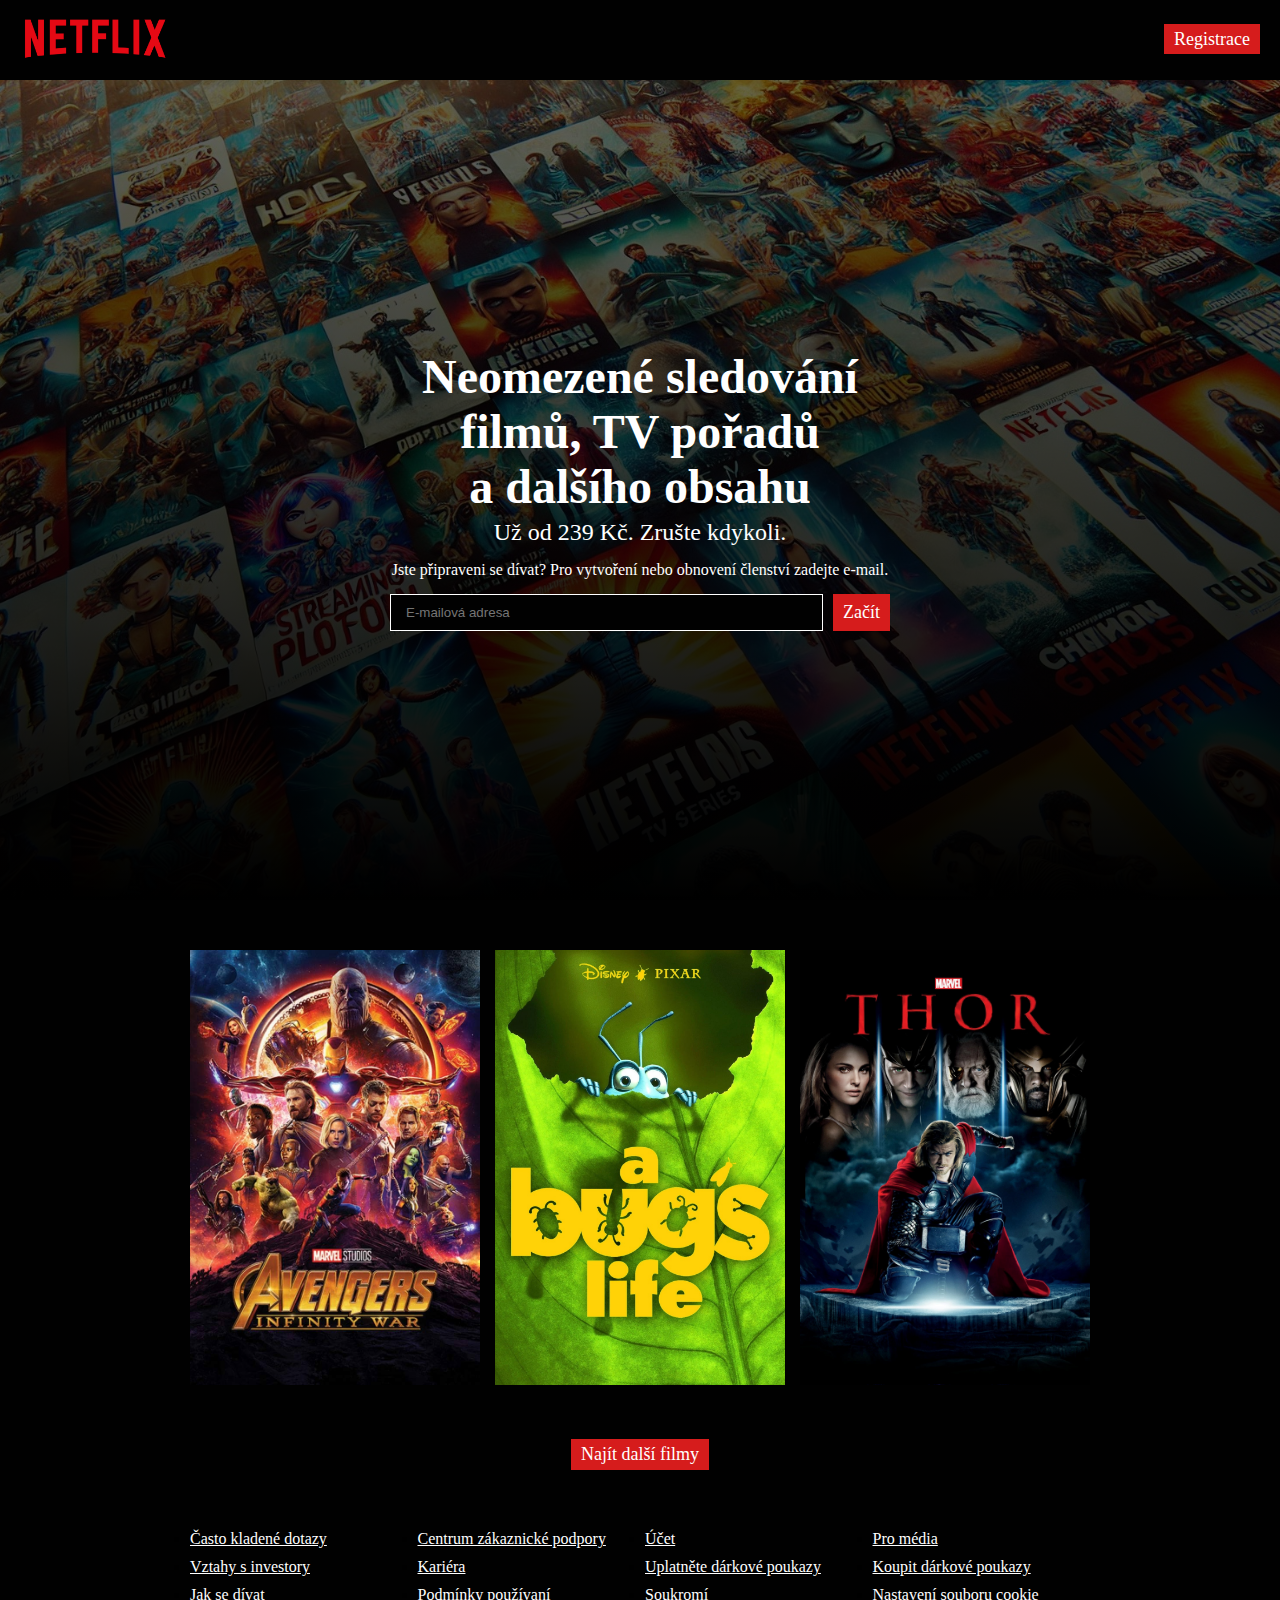
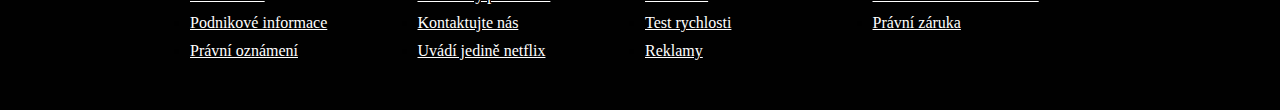
<file: index.html>
<!DOCTYPE html>
<html lang="cs">
  <head>
    <meta charset="UTF-8" />
    <meta name="viewport" content="width=device-width, initial-scale=1.0" />
    <link
      rel="stylesheet"
      href="https://cdnjs.cloudflare.com/ajax/libs/font-awesome/6.7.2/css/all.min.css"
    />
    <link rel="stylesheet" href="style.css" />
    <link rel="stylesheet" href="query.css" />
    <title>Netflix</title>
  </head>
  <body>
    <!-- NAV SECTION -->

    <nav class="navigation">
      <div class="navigation-wrapper">
        <div class="logo-wrapper">
          <img class="logo" src="images/netflix-logo.png" alt="Logo netflixu" />
        </div>
        <div class="menu-button">
          <a href="signin.html" class="button">Registrace</a>
        </div>
      </div>
    </nav>

    <!-- HERO SECTION -->

    <section class="hero" id="hero">
      <div class="hero-box">
        <div class="hero-text">
          <h1>Neomezené sledování filmů, TV pořadů a&nbsp;dalšího obsahu</h1>
          <h2>Už od 239 Kč. Zrušte kdykoli.</h2>
          <p>
            Jste připraveni se dívat? Pro vytvoření nebo obnovení členství
            zadejte e-mail.
          </p>
        </div>
        <div class="hero-buttons">
          <form>
            <input
              type="text"
              placeholder="E-mailová adresa"
              class="input-content"
            />
            <input type="submit" value="Začít" class="button" />
          </form>
        </div>
      </div>
    </section>

    <!-- INFO SECTION -->

    <section class="info">
      <div class="img-box">
        <div class="img-item">
          <img src="images/avengers.jpg" alt="Úvodní plakát k filmu Avengers" />
        </div>
        <div class="img-item">
          <img
            src="images/bugs-life.jpeg"
            alt="Úvodní plakát k filmu Život brouka"
          />
        </div>
        <div class="img-item">
          <img src="images/thor.jpeg" alt="Úvodní plakát k filmu Thor" />
        </div>
      </div>
      <div class="button-wrapper">
        <a href="movies.html" class="button">Najít další filmy </a>
      </div>
    </section>

    <!--  SCROLL TOP -->

    <a class="scroll-to-top" id="scroll-to-top">
      <i class="fa-regular fa-circle-up"></i
    ></a>

    <!-- FOOTER SECTION -->

    <footer class="footer">
      <div class="footer-wrapper">
        <ul class="footer-list">
          <li class="footer-item"><a href="#">Často kladené dotazy</a></li>
          <li class="footer-item">
            <a href="#">Centrum zákaznické podpory</a>
          </li>
          <li class="footer-item"><a href="#">Účet</a></li>
          <li class="footer-item"><a href="#">Pro média</a></li>
          <li class="footer-item"><a href="#">Vztahy s investory</a></li>
          <li class="footer-item"><a href="#">Kariéra</a></li>
          <li class="footer-item"><a href="#">Uplatněte dárkové poukazy</a></li>
          <li class="footer-item"><a href="#">Koupit dárkové poukazy</a></li>
          <li class="footer-item"><a href="#">Jak se dívat</a></li>
          <li class="footer-item"><a href="#">Podmínky používaní</a></li>
          <li class="footer-item"><a href="#">Soukromí</a></li>
          <li class="footer-item"><a href="#">Nastavení souboru cookie</a></li>
          <li class="footer-item"><a href="#">Podnikové informace</a></li>
          <li class="footer-item"><a href="#">Kontaktujte nás</a></li>
          <li class="footer-item"><a href="#">Test rychlosti</a></li>
          <li class="footer-item"><a href="#">Právní záruka</a></li>
          <li class="footer-item"><a href="#">Právní oznámení</a></li>
          <li class="footer-item"><a href="#">Uvádí jedině netflix</a></li>
          <li class="footer-item"><a href="#">Reklamy</a></li>
        </ul>
      </div>
    </footer>
    <script src="script.js" defer></script>
  </body>
</html>
</file>
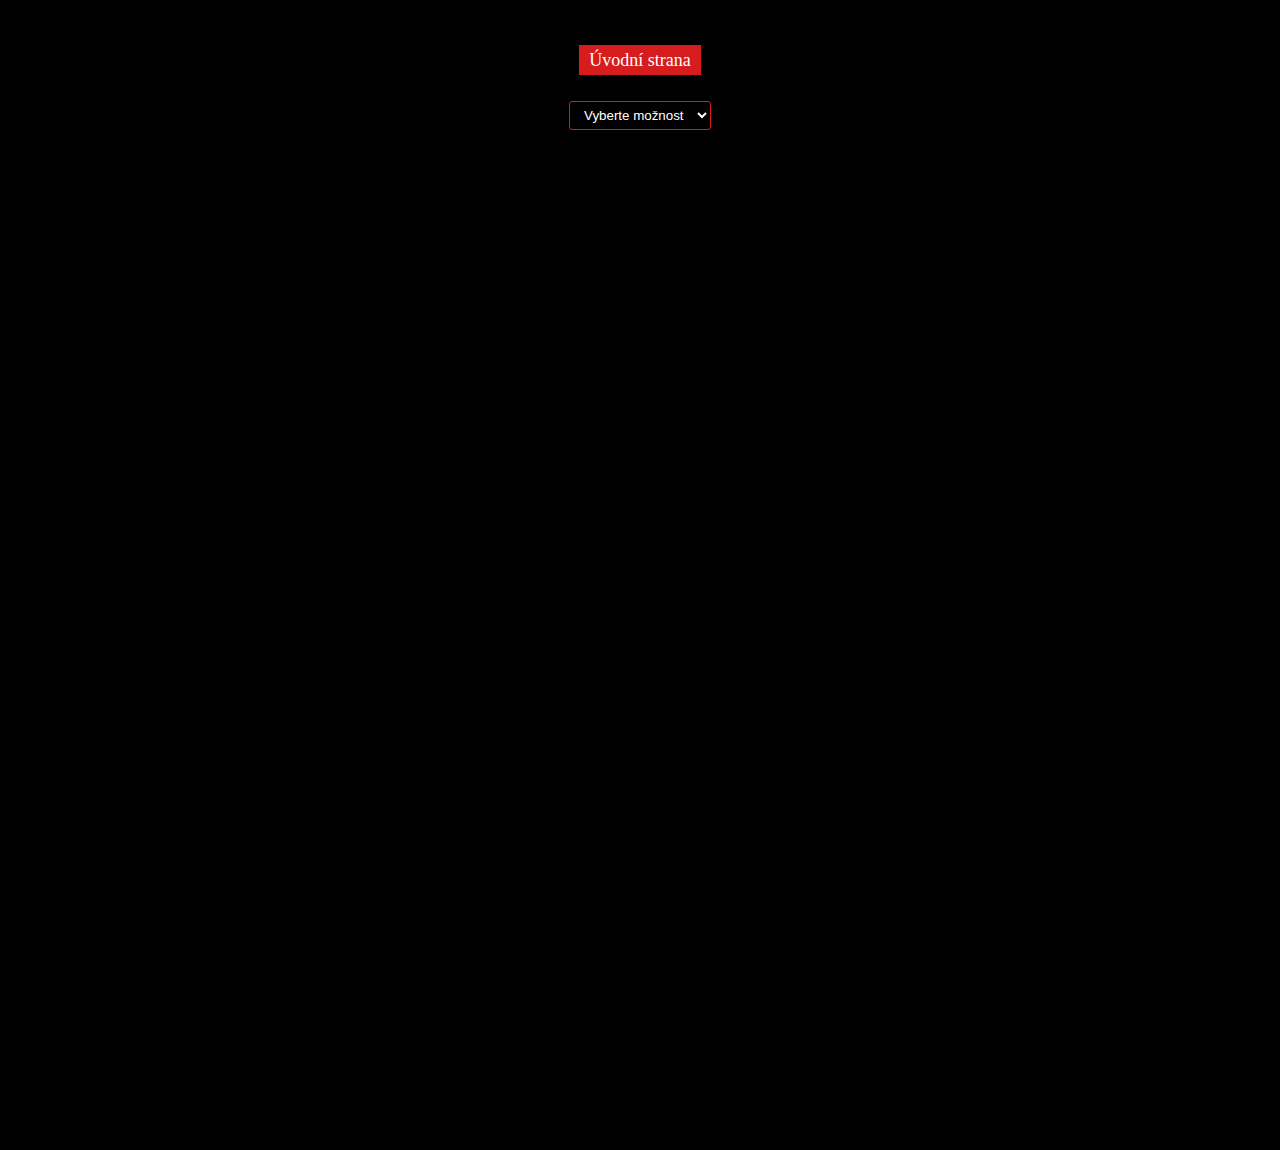
<file: movies.html>
<!DOCTYPE html>
<html lang="cs">
  <head>
    <meta charset="UTF-8" />
    <meta name="viewport" content="width=device-width, initial-scale=1.0" />
    <link rel="stylesheet" href="style.css" />
    <link rel="stylesheet" href="query.css" />
    <title>Movies</title>
  </head>
  <body>
    <!-- CHOOSE BUTTON SECTION -->

    <section class="choose-button">
      <div class="movies-buttons">
        <div class="movies-button">
          <a href="index.html" class="button">Úvodní strana</a>
        </div>
        <div class="roller-button">
          <select name="roller" id="roller">
            <option value="" disabled selected>Vyberte možnost</option>
            <option value="girl">Girl</option>
            <option value="boy">Boy</option>
            <option value="avengers">Avengers</option>
            <option value="horor">Horor</option>
          </select>
        </div>
      </div>
    </section>

    <!-- MOVIES SECTION -->

    <section class="movies"></section>

    <script src="script-api.js"></script>
  </body>
</html>
</file>
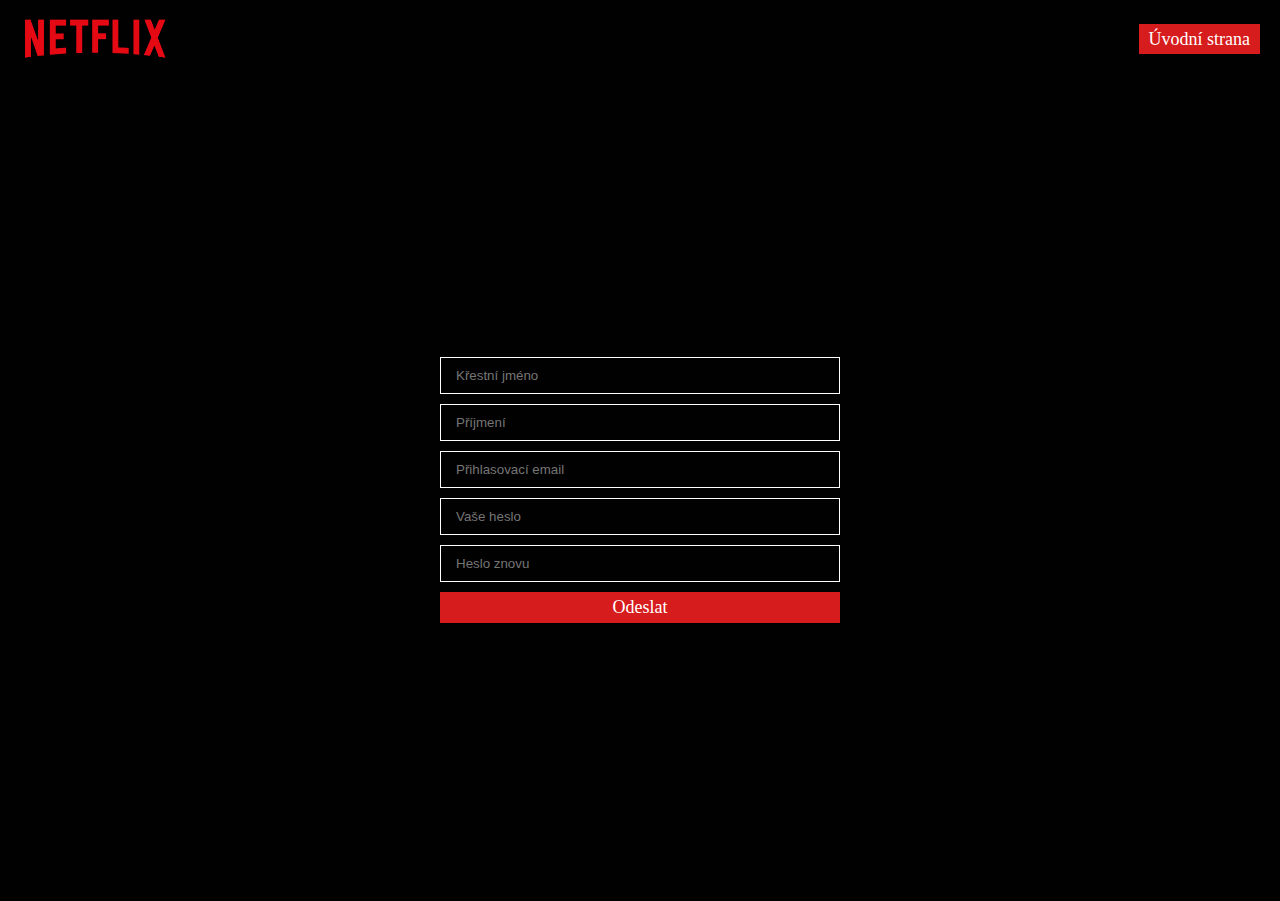
<file: signin.html>
<!DOCTYPE html>
<html lang="cs">
  <head>
    <meta charset="UTF-8" />
    <meta name="viewport" content="width=device-width, initial-scale=1.0" />
    <link rel="stylesheet" href="style.css" />
    <link rel="stylesheet" href="query.css" />
    <title>Sign in</title>
  </head>
  <body>
    <!-- NAV SECTION -->

    <nav class="navigation navigation-signin">
      <div class="navigation-wrapper">
        <div class="logo-wrapper">
          <img class="logo" src="images/netflix-logo.png" alt="Logo netflixu" />
        </div>
        <div class="menu-button">
          <a href="index.html" class="button">Úvodní strana</a>
        </div>
      </div>
    </nav>

    <!-- HERO SECTION -->

    <section class="hero-signin">
      <form>
        <input
          type="text"
          placeholder="Křestní jméno"
          class="input-content"
          required
        />
        <input
          type="text"
          placeholder="Příjmení"
          class="input-content"
          required
        />
        <input
          type="email"
          placeholder="Přihlasovací email"
          class="input-content"
          required
        />
        <input
          type="password"
          placeholder="Vaše heslo"
          class="input-content"
          id="your-password"
          required
        />
        <input
          type="password"
          placeholder="Heslo znovu"
          class="input-content"
          id="your-password-control"
          required
        />
        <input type="submit" value="Odeslat" class="button" />
      </form>
    </section>
    <script src="script-login.js" defer></script>
  </body>
</html>
</file>
<file: style.css>
/* GENERAL */

:root {
  --primary-background: rgb(1, 1, 1);
  --primary-red: rgb(214, 28, 28);
  --secondary-red: rgb(227, 57, 57);
}

* {
  margin: 0;
  padding: 0;
  box-sizing: border-box;
}

body {
  background-color: var(--primary-background);
  font-family: "Times New Roman", Times, serif;
}

.button {
  font-family: "Times New Roman", Times, serif;
}

img {
  width: 100%;
  height: 100%;
  object-fit: cover;
}

/*  ----------------- INDEX.HTML ----------------- */

/* NAV */

.navigation {
  background-color: var(--primary-background);

  position: fixed;
  top: 0;
  left: 0;
  width: 100%;

  z-index: 1000;
}

.navigation-wrapper {
  padding: 15px;
  display: flex;
  justify-content: space-between;
  align-items: center;
}

.logo-wrapper {
  width: 150px;
}

.button {
  background-color: var(--primary-red);
  padding: 5px 10px;
  border: none;
  color: white;
  cursor: pointer;
  font-size: 18px;
}

.menu-button a,
.button-wrapper a,
.movies-button a {
  text-decoration: none;
}

.button:hover {
  background-color: var(--secondary-red);
}

/* HERO */

.hero {
  margin-top: 79px;
  height: calc(100vh - 79px);

  background-image: linear-gradient(
      to bottom,
      rgba(0, 0, 0, 0.6),
      rgba(0, 0, 0, 1)
    ),
    url(images/background.jpg);
  background-size: cover;
  background-position: center;
  background-repeat: no-repeat;

  display: flex;
  justify-content: center;
  align-items: center;
}

.hero-box {
  width: 90%;
}

.hero-text {
  text-align: center;
  color: white;
}

.hero-text h1 {
  font-size: 48px;
}

.hero-text h2 {
  font-weight: normal;
  margin-top: 5px;
}

.hero-text p {
  margin-top: 15px;
}

.hero-buttons {
  margin-top: 15px;
}

.hero-buttons form {
  display: flex;
  flex-direction: column;
  gap: 10px;
}

.input-content {
  border: 1px solid white;
  background-color: var(--primary-background);
  color: white;
  padding: 10px 15px;
  flex: 1;
}

/* INFO */

.info {
  max-width: 900px;
  margin: 0 auto;
  padding: 50px 0;
}

.img-box {
  display: flex;
  flex-direction: column;
  align-items: center;
  gap: 15px;
}

.img-item {
  width: 90%;
}

.img-item img {
  transition: transform 0.25s ease-in-out;
}

.img-item:hover img {
  transform: scale(1.05);
}

.button-wrapper {
  margin-top: 50px;
  display: flex;
  justify-content: center;
}

/* SCROLL-TOP */

.scroll-to-top {
  display: none;
  position: fixed;
  bottom: 30px;
  right: 30px;
  color: var(--primary-red);
  transition: all 0.3s linear;
  cursor: pointer;
}

.scroll-to-top i {
  font-size: 50px;
}

/* FOOTER */

.footer {
  max-width: 900px;
  margin: 0 auto;
  padding-bottom: 50px;
  width: 90%;
}

.footer-item {
  margin-top: 10px;
}

.footer-item a {
  color: white;
}

/*  MOVIES BUTTON */

.choose-button {
  margin-top: 50px;
}
.movies-buttons {
  display: flex;
  flex-direction: column;
  align-items: center;
}

.roller-button {
  margin-top: 30px;
}

.roller-button select {
  background-color: var(--primary-background);
  color: white;
  border: 1px solid var(--primary-red);
  padding: 5px 10px;
  border-radius: 3px;
}

select:invalid {
  color: gray;
}

/* MOVIES SECTION */
.movies {
  min-height: 100vh;
  margin: 60px 15px;
  display: flex;
  justify-content: center;
  align-items: center;
  flex-wrap: wrap;
  gap: 20px;
}

.movie-box {
  width: 200px;
  rotate: 5deg;
  transition: 0.3s;
}

.movie-box:hover {
  transform: scale(1.05);
  rotate: 0deg;
}

/* ----------------- SIGN IN ----------------- */

.navigation-signin {
  position: relative;
}

.hero-signin {
  height: calc(100vh - 79px);
  display: flex;
  justify-content: center;
  align-items: center;
}

.hero-signin form {
  width: 400px;
  display: flex;
  flex-direction: column;
  gap: 10px;
  margin: 0 15px;
}

input.input-content-ok,
input.input-content-ok:focus {
  border: 1px solid green;
  outline: none;
}

input.input-content-not-ok,
input.input-content-not-ok:focus {
  border: 1px solid red;
  outline: none;
}
</file>
<file: query.css>
@media (width > 576px) {
  .navigation-wrapper {
    padding: 15px 20px;
  }

  .hero-box {
    max-width: 500px;
  }

  .hero-buttons form {
    flex-direction: row;
    justify-content: space-between;
  }

  .img-box {
    flex-direction: row;
    justify-content: space-between;
  }

  .footer-list {
    display: flex;
    flex-wrap: wrap;
    column-gap: 10px;
  }

  .footer-item {
    width: calc((100% - 10px) / 2);
  }
}

@media (width > 992px) {
  .footer-item {
    width: calc((100% - 30px) / 4);
  }
}
</file>
